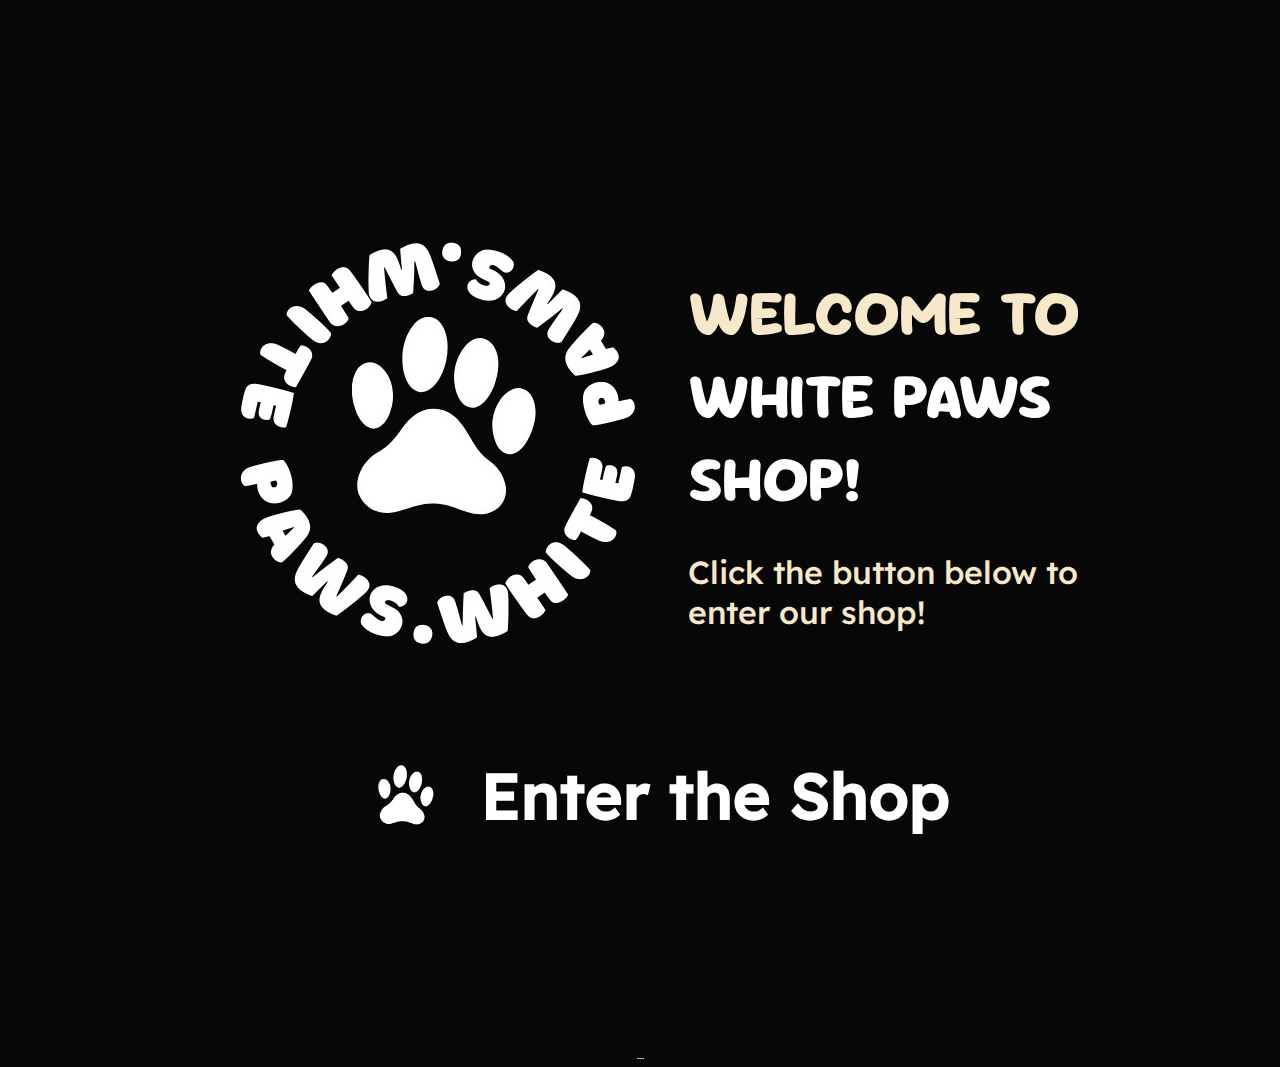
<file: index.html>
<!DOCTYPE html>
<html lang="en">
  <head>
    <meta charset="UTF-8" />
    <meta name="viewport" content="width=device-width, initial-scale=1.0" />
    <link
      rel="icon"
      type="image/png/x-icon"
      sizes="10px 10px"
      href="./images/white paws logo.png"
    />
    <link rel="stylesheet" href="Coverpage.css" />
    <title>White Paws Shop</title>
  </head>
  <body>
    <!--Cover Page-->
    <div class="cover-container">
      <div class="cover-welcome">
        <div class="logo-container">
          <img
            src="./images/white paws logo.png"
            alt="White Paws Logo"
            class="logo"
          />
        </div>

        <div class="welcome">
          <h1 id="welcome-remark">
            WELCOME TO <br /><span class="white-text">WHITE PAWS SHOP!</span>
          </h1>
          <p id="statement">Click the button below to enter our shop!</p>
        </div>
      </div>

      <div class="button">
        <a href="./ITC Finals.html" class="button-content">
          <img
            src="./images/white paws button.png"
            alt="White Paws Button"
            id="button-logo"
          />
          <h1 id="button-text">Enter the Shop</h1>
        </a>
      </div>
    </div>
    <div class="easter-egg">
      <img src="./images/sonny injel 1.png" />
      <img src="./images/sonny injel 2.png" />
      <img src="./images/sonny injel 3.png" />
      <img src="./images/sonny injel 4.png" />
      <img src="./images/sonny injel 5.png" />
      <img src="./images/vaclaz.jpg" />
      <img src="./images/don quixote.gif" />
    </div>
    <script>
      document
        .querySelector(".button-content")
        .addEventListener("click", (event) => {
          event.preventDefault();
          const coverContainer = document.querySelector(".cover-container");

          coverContainer.classList.add("fade-out");

          setTimeout(() => {
            window.location.href = event.target.closest("a").href;
          }, 1500);
        });
    </script>
  </body>
</html>
</file>
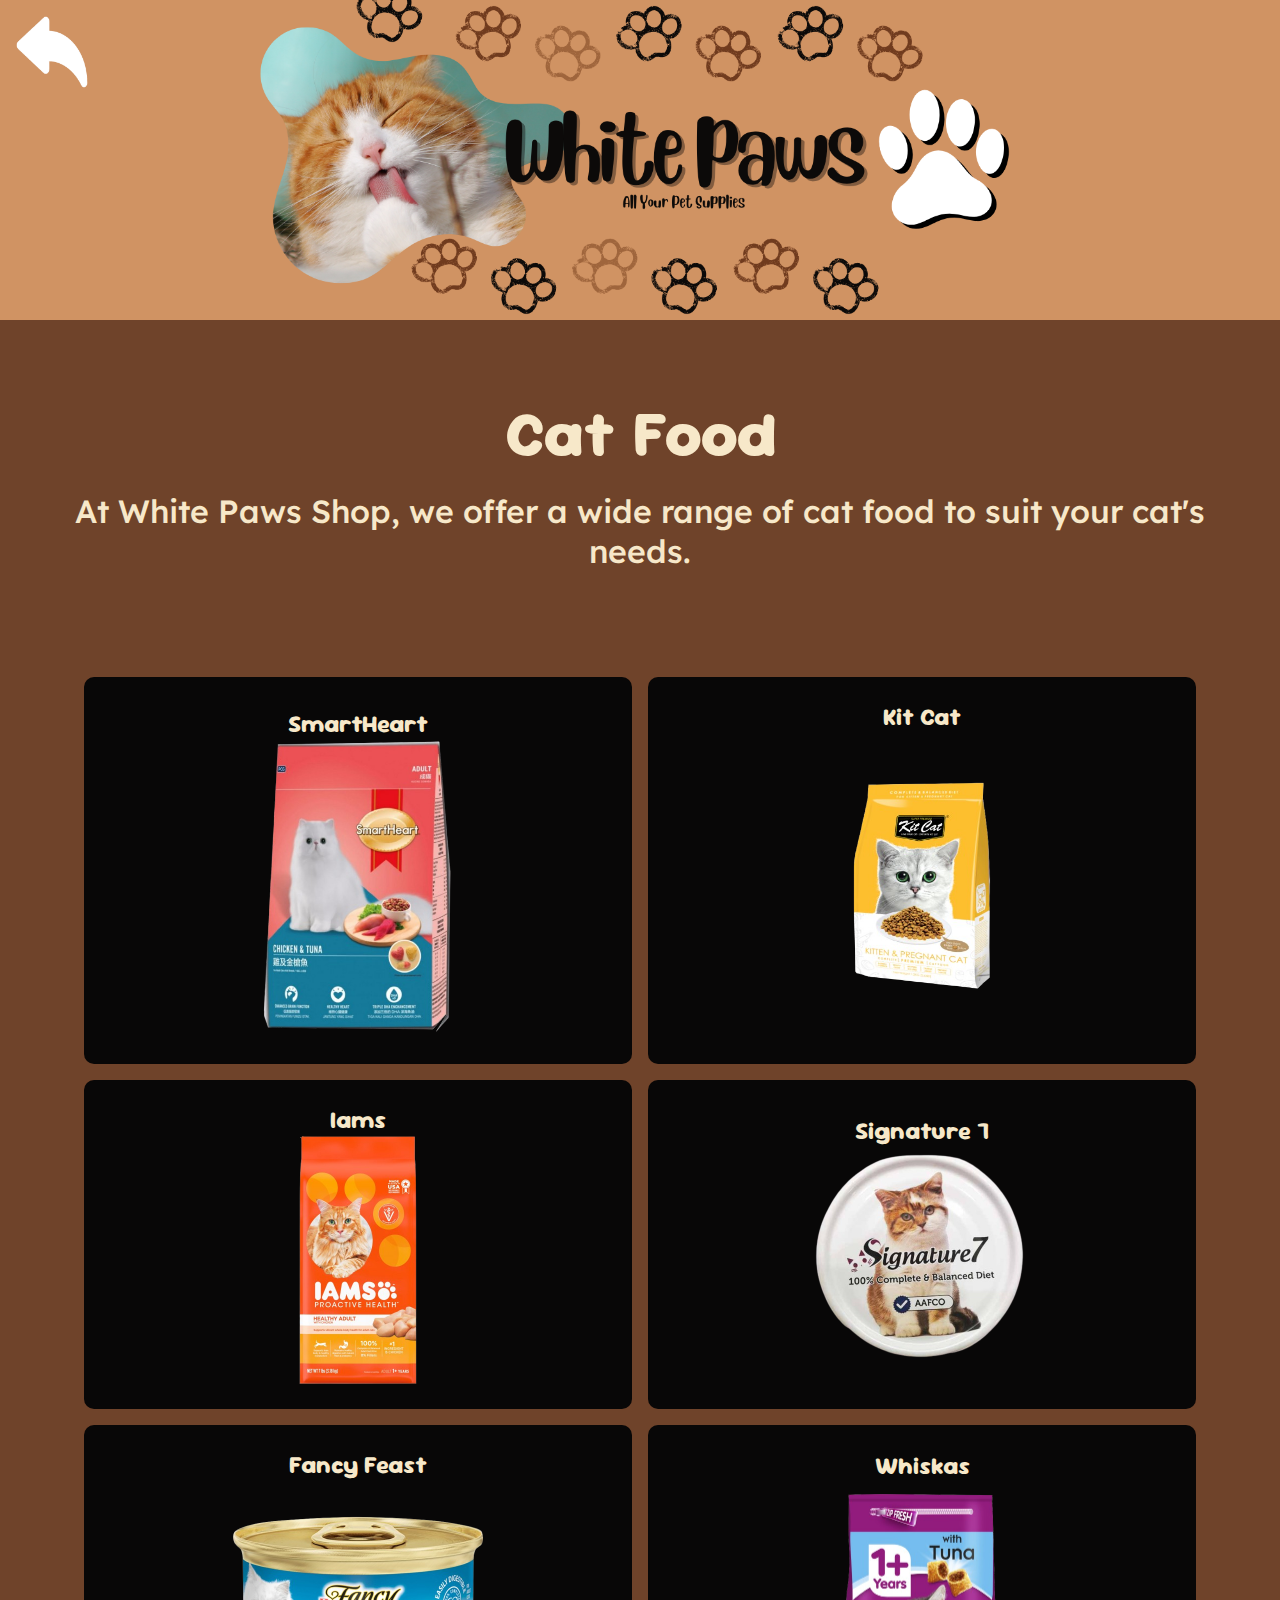
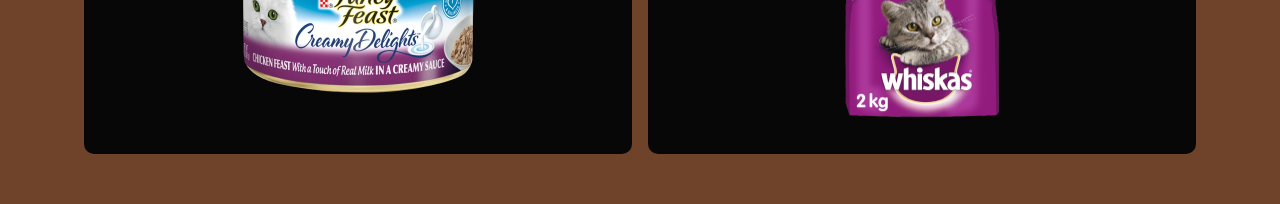
<file: cat treats.html>
<!DOCTYPE html>
<html lang="en">
  <head>
    <meta charset="UTF-8" />
    <meta name="viewport" content="width=device-width, initial-scale=1.0" />
    <link rel="stylesheet" href="cat treats.css" />
    <link
      rel="icon"
      type="image/png/x-icon"
      sizes="10px 10px"
      href="./images/white paws logo.png"
    />
    <title>White Paws Shop - Cat Food</title>
  </head>
  <body>
    <!--Home Section-->
    <div class="home" id="home">
      <div class="home-container">
        <a href="./ITC Finals.html">
          <img
            src="./images/return button.png"
            alt="return button"
            class="return"
          />
        </a>
        <div class="home-content">
          <div class="home-image">
            <img src="./images/white paws header.png" alt="home image" />
          </div>
        </div>
      </div>
    </div>

    <!--Website Content-->
    <div class="content">
      <h1>Cat Food</h1>
      <p>
        At White Paws Shop, we offer a wide range of cat food to suit your cat's
        needs.
      </p>
    </div>

    <!--Product-->
    <div class="products">
      <div class="product-container">
        <div class="product-grid">
          <div class="product-item">
            <img src="./images/cat treat 1.png" alt="SmartHeart" />
            <h2>SmartHeart</h2>
          </div>
          <div class="product-item">
            <img src="./images/cat treat 2.png" alt="Kit Cat" />
            <h2>Kit Cat</h2>
          </div>
          <div class="product-item">
            <img src="./images/cat treat 3.png" alt="Iams" />
            <h2>Iams</h2>
          </div>
          <div class="product-item">
            <img src="./images/cat treat 4.png" alt="Signature 7" />
            <h2>Signature 7</h2>
          </div>
          <div class="product-item">
            <img src="./images/cat treat 5.png" alt="Fancy Feast" />
            <h2>Fancy Feast</h2>
          </div>
          <div class="product-item">
            <img src="./images/cat treat 6.png" alt="Whiskas" />
            <h2>Whiskas</h2>
          </div>
        </div>
      </div>
    </div>
  </body>
</html>
</file>
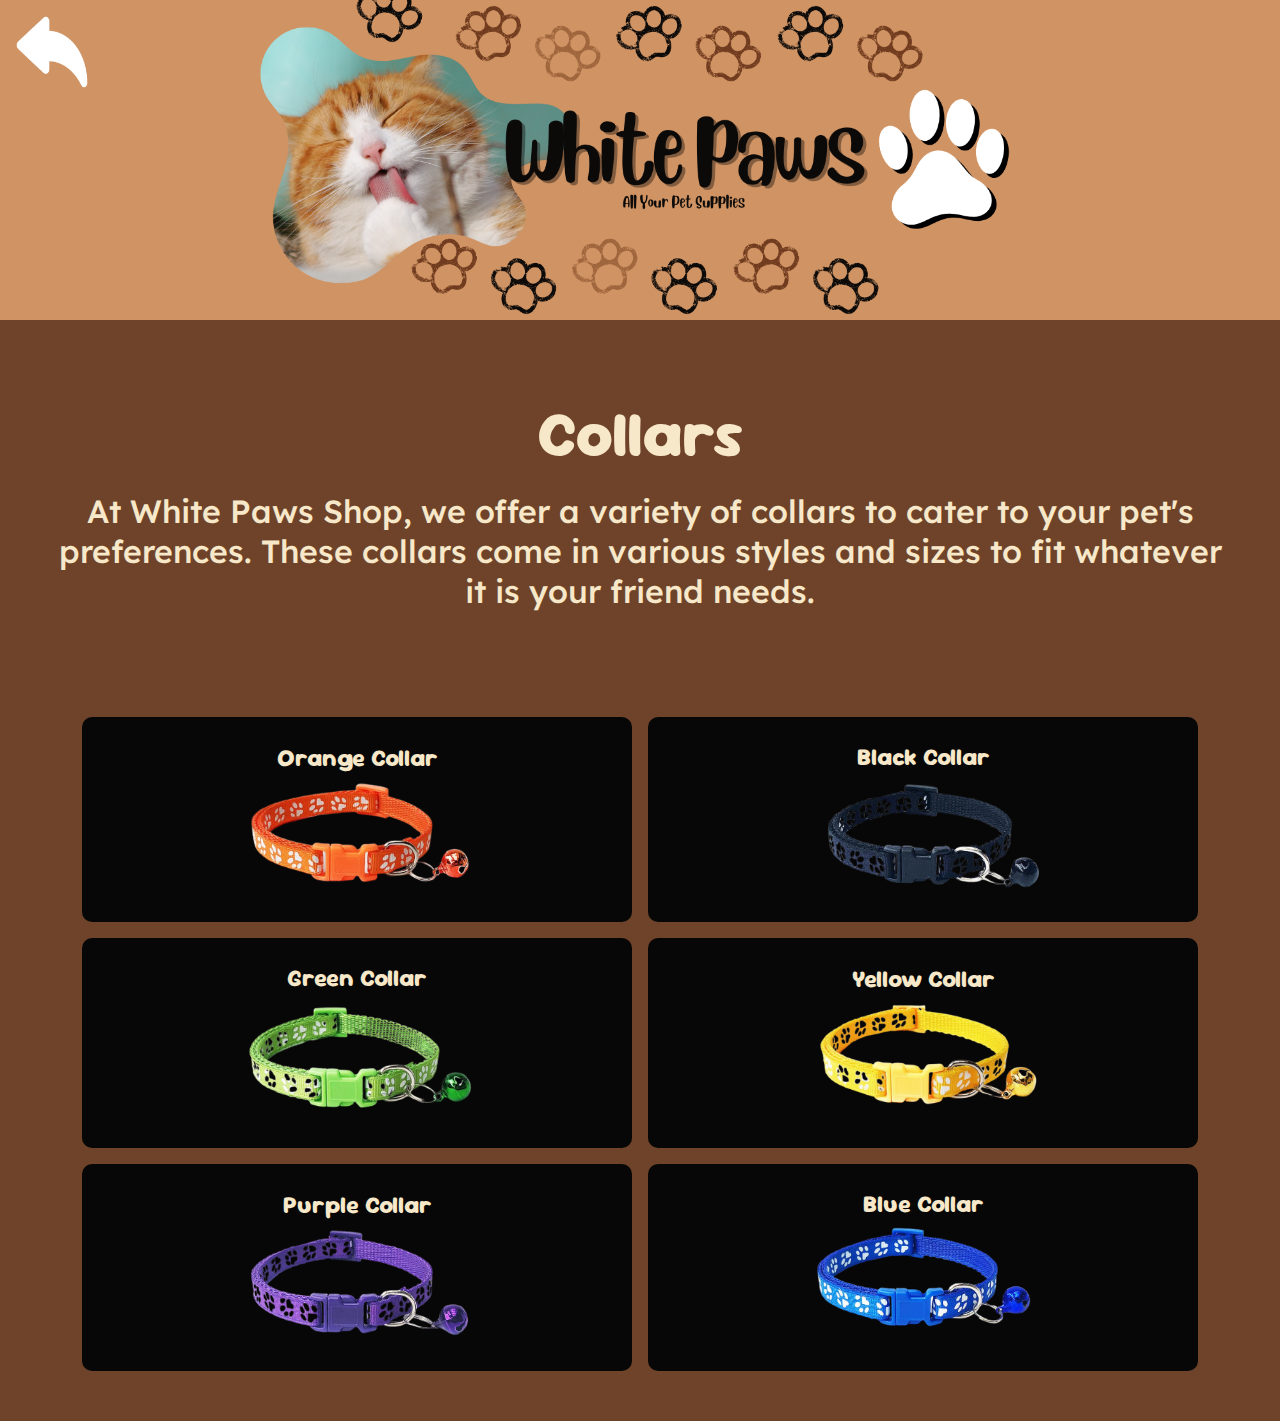
<file: collars.html>
<!DOCTYPE html>
<html lang="en">
  <head>
    <meta charset="UTF-8" />
    <meta name="viewport" content="width=device-width, initial-scale=1.0" />
    <link rel="stylesheet" href="cat treats.css" />
    <link
      rel="icon"
      type="image/png/x-icon"
      sizes="10px 10px"
      href="./images/white paws logo.png"
    />
    <title>White Paws Shop - Collars</title>
  </head>
  <body>
    <!--Home Section-->
    <div class="home" id="home">
      <div class="home-container">
        <a href="./ITC Finals.html">
          <img
            src="./images/return button.png"
            alt="return button"
            class="return"
          />
        </a>
        <div class="home-content">
          <div class="home-image">
            <img src="./images/white paws header.png" alt="home image" />
          </div>
        </div>
      </div>
    </div>

    <!--Website Content-->
    <div class="content">
      <h1>Collars</h1>
      <p>
        At White Paws Shop, we offer a variety of collars to cater to your pet's
        preferences. These collars come in various styles and sizes to fit
        whatever it is your friend needs.
      </p>
    </div>

    <!--Product-->
    <div class="products">
      <div class="product-container">
        <div class="product-grid">
          <div class="product-item">
            <img src="./images/collar 1.png" alt="Orange Collar" />
            <h2>Orange Collar</h2>
          </div>
          <div class="product-item">
            <img src="./images/collar 2.png" alt="Black Collar" />
            <h2>Black Collar</h2>
          </div>
          <div class="product-item">
            <img src="./images/collar 3.png" alt="Green Collar" />
            <h2>Green Collar</h2>
          </div>
          <div class="product-item">
            <img src="./images/collar 4.png" alt="Yellow Collar" />
            <h2>Yellow Collar</h2>
          </div>
          <div class="product-item">
            <img src="./images/collar 5.png" alt="Purple Collar" />
            <h2>Purple Collar</h2>
          </div>
          <div class="product-item">
            <img src="./images/collar 6.png" alt="Blue Collar" />
            <h2>Blue Collar</h2>
          </div>
        </div>
      </div>
    </div>
  </body>
</html>
</file>
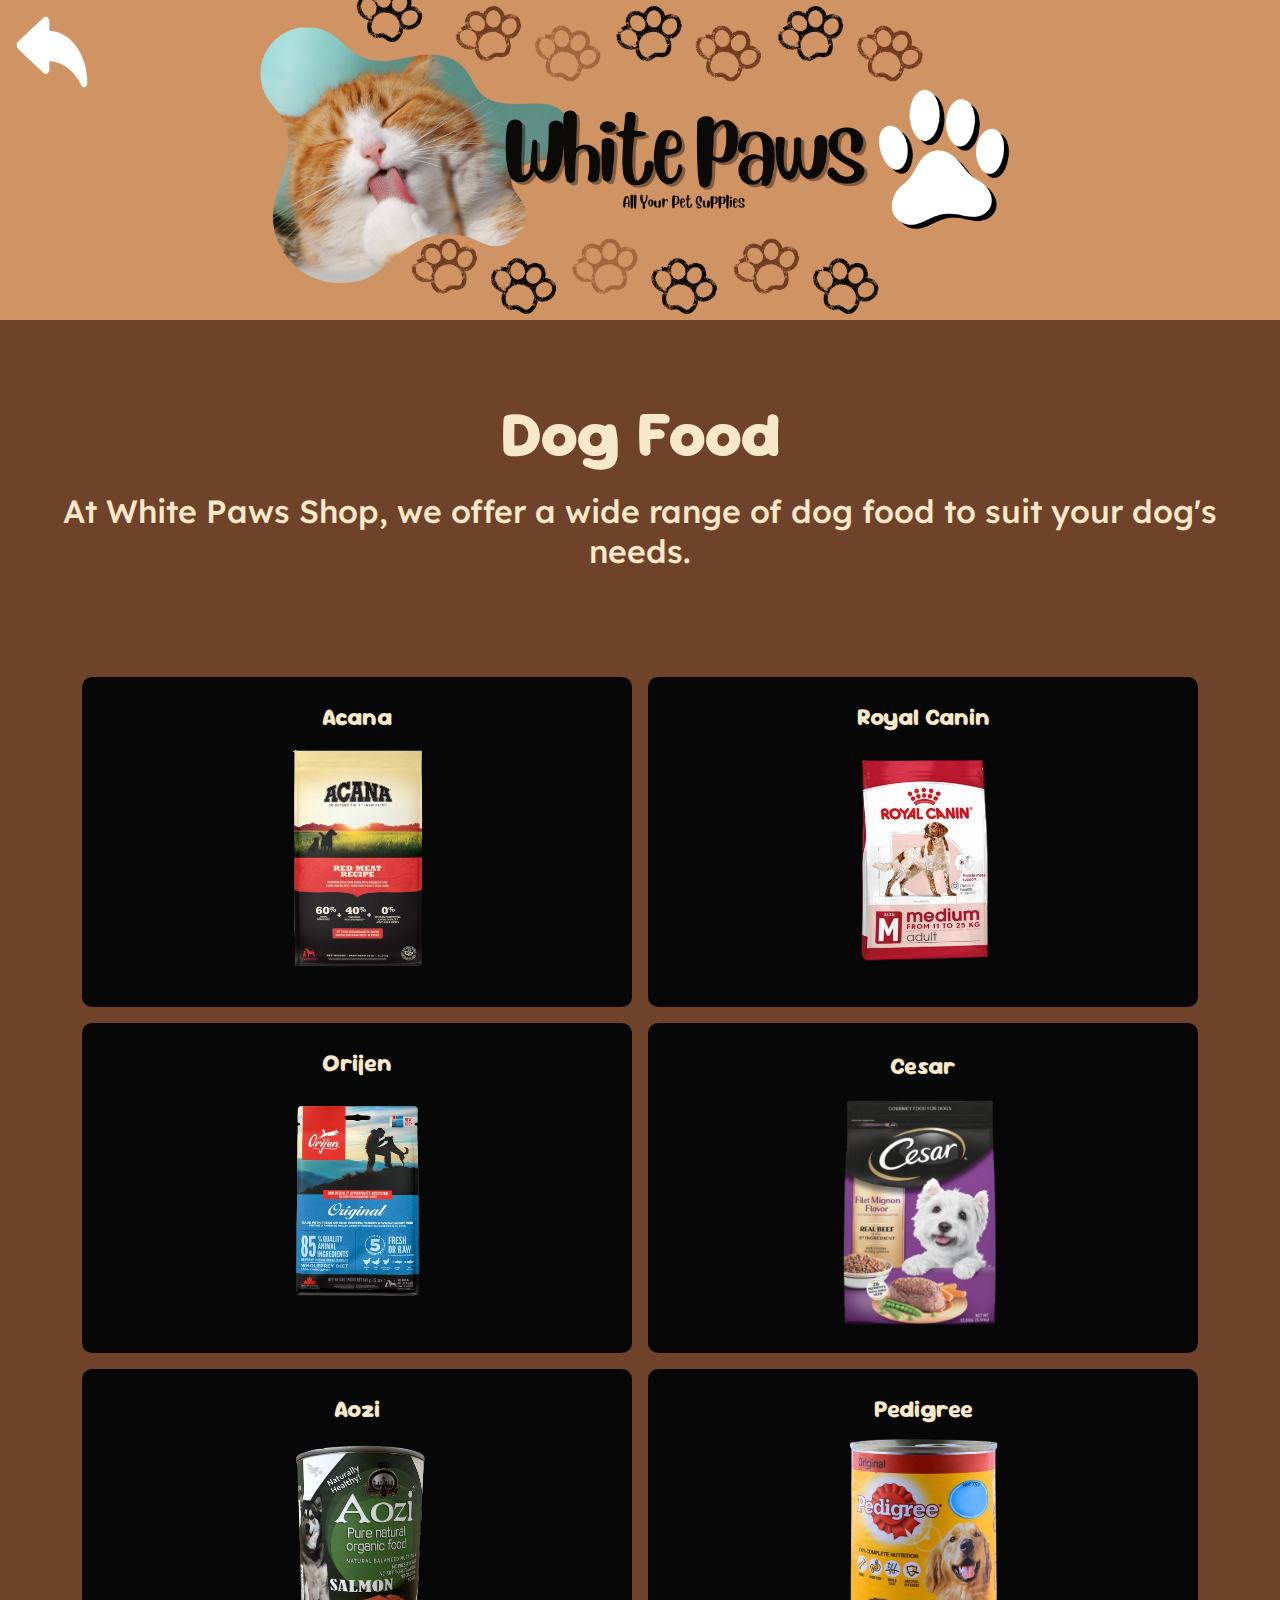
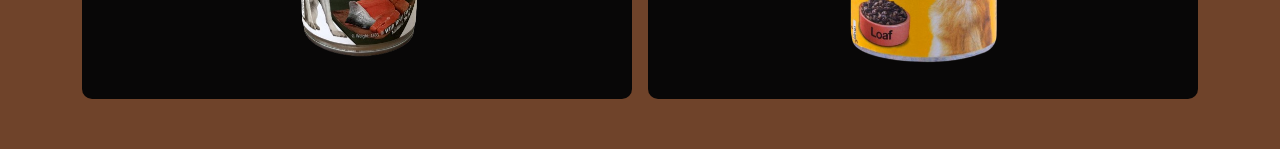
<file: dog treats.html>
<!DOCTYPE html>
<html lang="en">
  <head>
    <meta charset="UTF-8" />
    <meta name="viewport" content="width=device-width, initial-scale=1.0" />
    <link rel="stylesheet" href="dog treats.css" />
    <link
      rel="icon"
      type="image/png/x-icon"
      sizes="10px 10px"
      href="./images/white paws logo.png"
    />
    <title>White Paws Shop - Dog Food</title>
  </head>
  <body>
    <!--Home Section-->
    <div class="home" id="home">
      <div class="home-container">
        <a href="./ITC Finals.html">
          <img
            src="./images/return button.png"
            alt="return button"
            class="return"
          />
        </a>
        <div class="home-content">
          <div class="home-image">
            <img src="./images/white paws header.png" alt="home image" />
          </div>
        </div>
      </div>
    </div>

    <!--Website Content-->
    <div class="content">
      <h1>Dog Food</h1>
      <p>
        At White Paws Shop, we offer a wide range of dog food to suit your dog's
        needs.
      </p>
    </div>

    <!--Product-->
    <div class="products">
      <div class="product-container">
        <div class="product-grid">
          <div class="product-item">
            <img src="./images/dog treat 1.png" alt="Acana" />
            <h2>Acana</h2>
          </div>
          <div class="product-item">
            <img src="./images/dog treat 2.png" alt="Royal Canin" />
            <h2>Royal Canin</h2>
          </div>
          <div class="product-item">
            <img src="./images/dog treat 3.png" alt="Orijen" />
            <h2>Orijen</h2>
          </div>
          <div class="product-item">
            <img src="./images/dog treat 4.png" alt="Cesar" />
            <h2>Cesar</h2>
          </div>
          <div class="product-item">
            <img src="./images/dog treat 5.png" alt="Aozi" />
            <h2>Aozi</h2>
          </div>
          <div class="product-item">
            <img src="./images/dog treat 6.png" alt="Pedigree" />
            <h2>Pedigree</h2>
          </div>
        </div>
      </div>
    </div>
  </body>
</html>
</file>
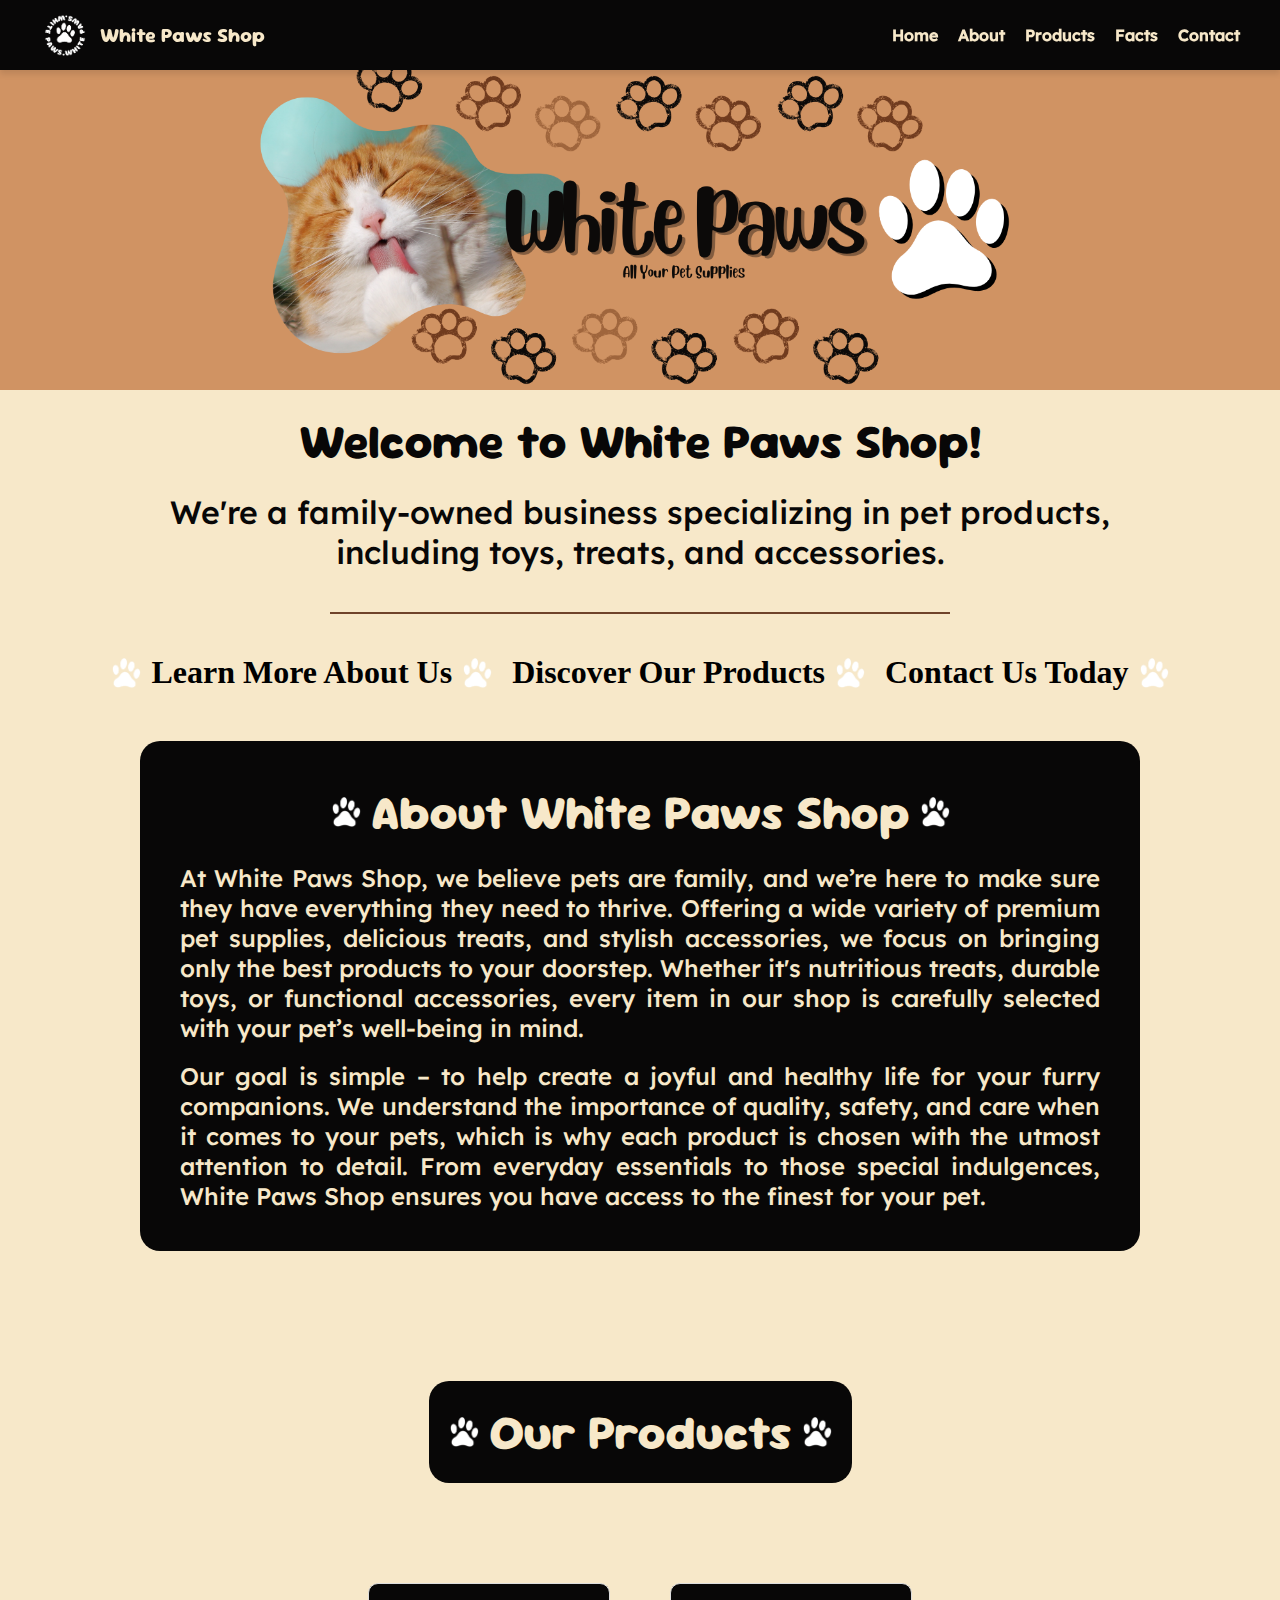
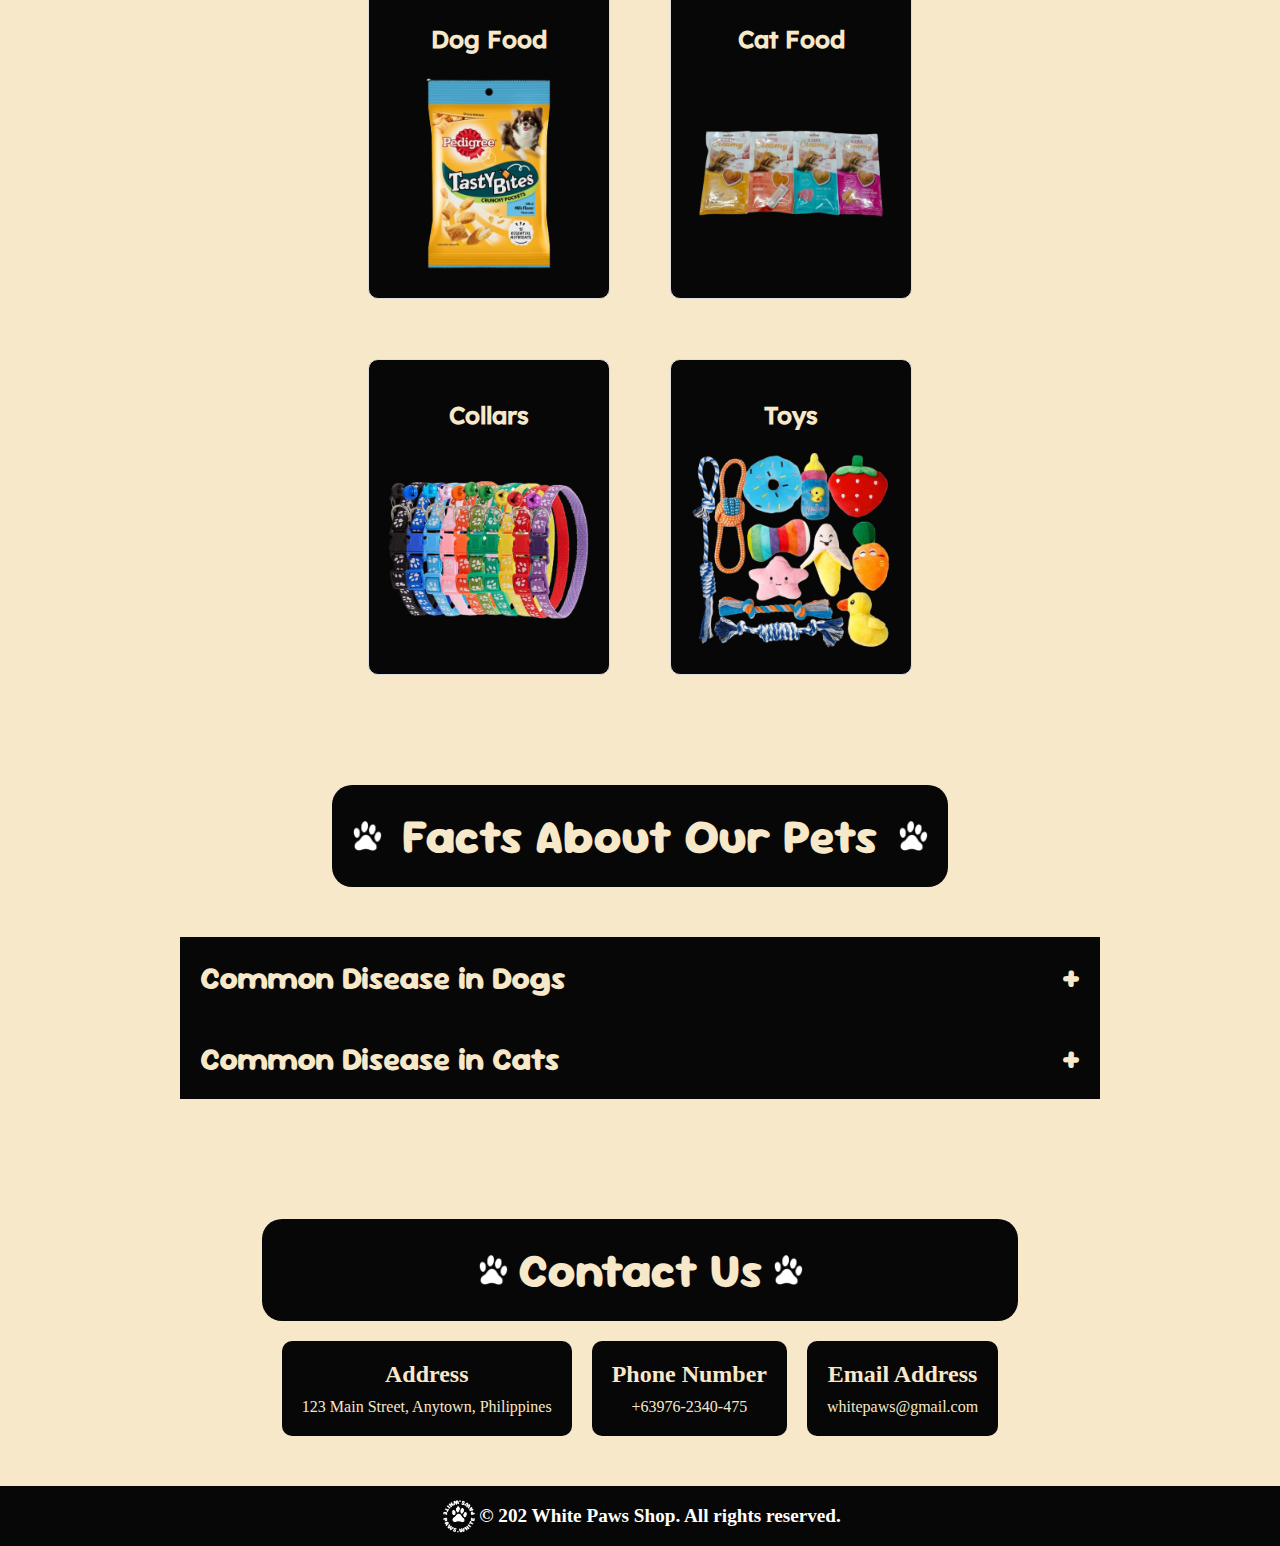
<file: ITC Finals.html>
<!DOCTYPE html>
<html lang="en">
  <head>
    <meta charset="UTF-8" />
    <meta name="viewport" content="width=device-width, initial-scale=1.0" />
    <link
      rel="icon"
      type="image/png/x-icon"
      sizes="10px 10px"
      href="./images/white paws logo.png"
    />
    <link rel="stylesheet" href="ITC Finals.css" />
    <title>White Paws Shop</title>
  </head>
  <body>
    <!--Navigation Bar Section-->
    <nav class="navbar">
      <div class="nav-container">
        <a href="./index.html">
          <div class="logo-container">
            <img
              src="./images/white paws logo.png"
              alt="logo of white paws shop"
              class="logo"
            />
            <h3>White Paws Shop</h3>
          </div>
        </a>
        <div class="nav-links-container">
          <ul class="nav-links">
            <li><a href="#home">Home</a></li>
            <li><a href="#about">About</a></li>
            <li><a href="#products">Products</a></li>
            <li><a href="#facts">Facts</a></li>
            <li><a href="#contact">Contact</a></li>
          </ul>
        </div>

        <!--Hamburger Menu-->
        <div class="hamburger-menu">
          <div class="bar"></div>
          <div class="bar"></div>
          <div class="bar"></div>
        </div>
      </div>
    </nav>

    <!-- Mobile Navigation Menu -->
    <div class="mobile-nav">
      <ul class="mobile-nav-links">
        <li><a href="#home">Home</a></li>
        <li><a href="#about">About</a></li>
        <li><a href="#products">Products</a></li>
        <li><a href="#facts">Facts</a></li>
        <li><a href="#contact">Contact</a></li>
      </ul>
    </div>

    <!--Home Section-->
    <div class="home" id="home">
      <div class="home-container">
        <div class="home-content">
          <div class="home-image">
            <img src="./images/white paws header.png" alt="home image" />
          </div>
          <div class="home-text">
            <h1>Welcome to White Paws Shop!</h1>
            <p>
              We're a family-owned business specializing in pet products,<br />
              including toys, treats, and accessories.
            </p>
            <hr />
          </div>
          <div class="redirector-buttons">
            <div class="about-button">
              <a href="#about">
                <img src="./images/white paws divider.png" alt="white paws" />
                <h1>Learn More About Us</h1>
                <img src="./images/white paws divider.png" alt="white paws" />
              </a>
            </div>
            <div class="products-button">
              <a href="#products">
                <img
                  src="./images/white paws divider.png"
                  alt="white paws"
                  id="hide-image"
                />
                <h1>Discover Our Products</h1>
                <img src="./images/white paws divider.png" alt="white paws" />
              </a>
            </div>
            <div class="contact-button">
              <a href="#contact">
                <img
                  src="./images/white paws divider.png"
                  alt="white paws"
                  id="hide-image"
                />
                <h1>Contact Us Today</h1>
                <img src="./images/white paws divider.png" alt="white paws" />
              </a>
            </div>
          </div>
        </div>
      </div>
    </div>

    <!--About Section-->
    <section class="about" id="about">
      <div class="about-container">
        <div class="about-title">
          <img src="./images/white paws divider.png" alt="white paws" />
          <h1>About White Paws Shop</h1>
          <img src="./images/white paws divider.png" alt="white paws" />
        </div>
        <div class="about-text">
          <p>
            At White Paws Shop, we believe pets are family, and we’re here to
            make sure they have everything they need to thrive. Offering a wide
            variety of premium pet supplies, delicious treats, and stylish
            accessories, we focus on bringing only the best products to your
            doorstep. Whether it's nutritious treats, durable toys, or
            functional accessories, every item in our shop is carefully selected
            with your pet’s well-being in mind.
          </p>
          <br />
          <p>
            Our goal is simple – to help create a joyful and healthy life for
            your furry companions. We understand the importance of quality,
            safety, and care when it comes to your pets, which is why each
            product is chosen with the utmost attention to detail. From everyday
            essentials to those special indulgences, White Paws Shop ensures you
            have access to the finest for your pet.
          </p>
        </div>
      </div>
    </section>

    <!--Products Section-->
    <section class="products" id="products">
      <div class="products-container">
        <div class="products-title">
          <img src="./images/white paws divider.png" alt="white paws" />
          <h1>Our Products</h1>
          <img src="./images/white paws divider.png" alt="white paws" />
        </div>
      </div>
    </section>

    <!--Products Slider-->
    <div class="slider-container">
      <div class="products-slider">
        <a
          href="./dog treats.html"
          title="Go To Dog Food Section"
          target="_blank"
        >
          <div class="block">
            <h2>Dog Food</h2>
            <img src="./images/product dog treats.png" alt="dog food" />
          </div>
        </a>
        <a
          href="./cat treats.html"
          title="Go to Cat Food Section"
          target="_blank"
        >
          <div class="block">
            <h2>Cat Food</h2>
            <img src="./images/products cat treats.png" alt="cat food" />
          </div>
        </a>
        <a href="./collars.html" title="Go to Collars Section" target="_blank">
          <div class="block">
            <h2>Collars</h2>
            <img src="./images/products collars.png" alt="collars" />
          </div>
        </a>
        <a href="./toy.html" title="Go to Toys Section" target="_blank">
          <div class="block">
            <h2>Toys</h2>
            <img src="./images/products toys.png" alt="toys" />
          </div>
        </a>
      </div>
    </div>

    <!--Collapsible Rows for Facts-->
    <section class="facts" id="facts">
      <div class="facts-container">
        <div class="facts-title">
          <img src="./images/white paws divider.png" alt="white paws" />
          <h1>Facts About Our Pets</h1>
          <img src="./images/white paws divider.png" alt="white paws" />
        </div>
        <button class="collapsible">Common Disease in Dogs</button>
        <div class="content">
          <p>
            - Rabies (transmitted by bites from infected animals)<br />-
            Distemper (transmitted by contact with secretions from an infected
            dog’s nose)<br />
            - Parvovirus (transmitted by exposure to contaminated feces)<br />-
            Hepatitis (Adenovirus) (virus found in feces and saliva)<br />-
            Parainfluenza (transmitted by nasal secretions)<br />- Bordetella
            (transmitted by nasal secretions)<br />- Lyme disease (transmitted
            by ticks)
          </p>
        </div>
        <button class="collapsible">Common Disease in Cats</button>
        <div class="content">
          <p>
            - Arthritis Conjunctivitis <br />- Feline Immunodeficiency Virus
            (FIV) <br />- Hyperthyroidism Feline lower urinary tract disease
            <br />- Arthritis <br />- Feline Leukemia Virus (FeLV) <br />-
            Feline Panleukopenia (FPLV) <br />- Rabies
          </p>
        </div>
      </div>
    </section>
    <script>
      var coll = document.getElementsByClassName("collapsible");
      var i;

      for (i = 0; i < coll.length; i++) {
        coll[i].addEventListener("click", function () {
          this.classList.toggle("active");
          var content = this.nextElementSibling;
          if (content.style.maxHeight) {
            content.style.maxHeight = null;
          } else {
            content.style.maxHeight = content.scrollHeight + "px";
          }
        });
      }
    </script>

    <!--Contact Section-->
    <section class="contact" id="contact">
      <div class="contact-container">
        <div class="contact-title">
          <img src="./images/white paws divider.png" alt="white paws" />
          <h1>Contact Us</h1>
          <img src="./images/white paws divider.png" alt="white paws" />
        </div>
        <div class="contact-details">
          <div class="contact-info">
            <h2>Address</h2>
            <p>123 Main Street, Anytown, Philippines</p>
          </div>
          <div class="contact-info">
            <h2>Phone Number</h2>
            <p>+63976-2340-475</p>
          </div>
          <div class="contact-info">
            <h2>Email Address</h2>
            <p>whitepaws@gmail.com</p>
          </div>
        </div>
      </div>
    </section>

    <!--footer section-->
    <footer class="footer">
      <img src="./images/white paws logo.png" alt="white paws logo" />
      <h4>&copy; 202 White Paws Shop. All rights reserved.</h4>
    </footer>
  </body>
</html>

<!--Hamburger Menu Script-->
<script>
  const hamburgerMenu = document.querySelector(".hamburger-menu");
  const mobileNav = document.querySelector(".mobile-nav");

  hamburgerMenu.addEventListener("click", () => {
    mobileNav.classList.toggle("open");
  });

  mobileNav.addEventListener("click", () => {
    mobileNav.classList.remove("open");
  });
</script>
</file>
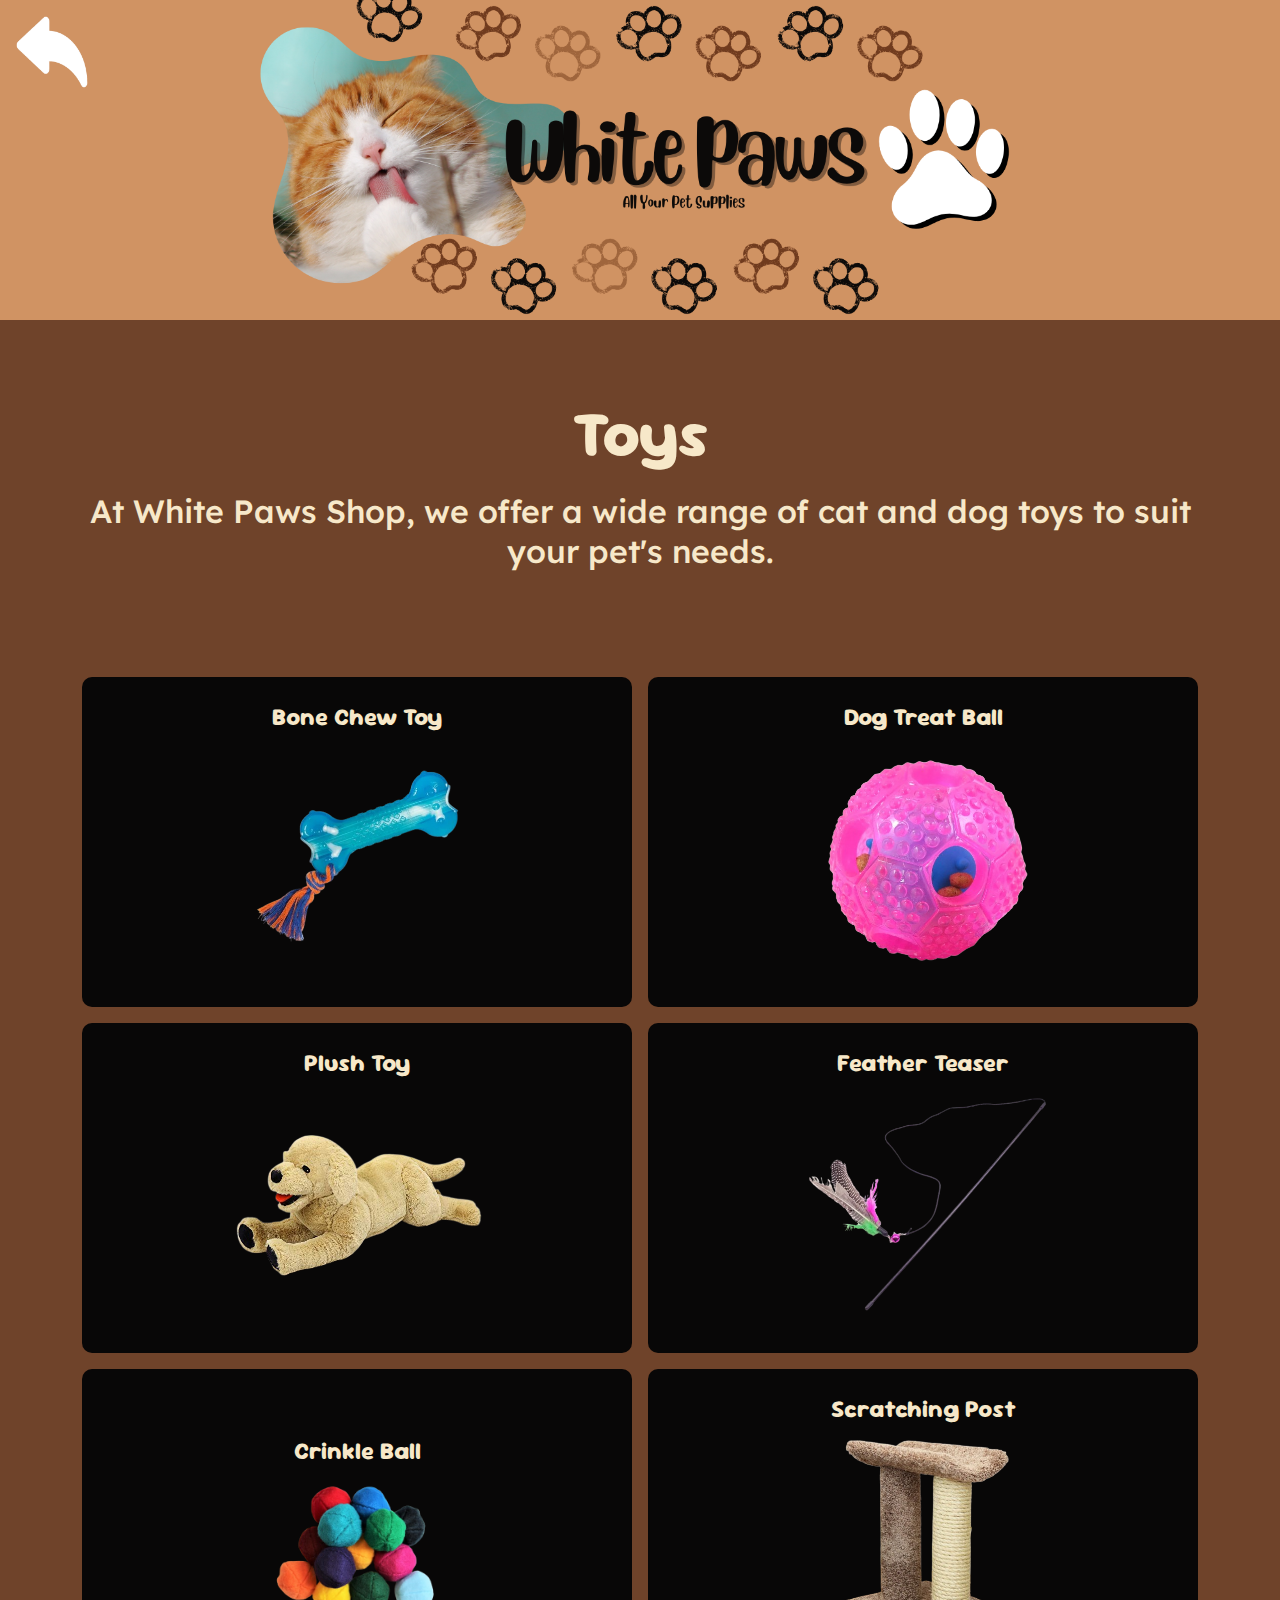
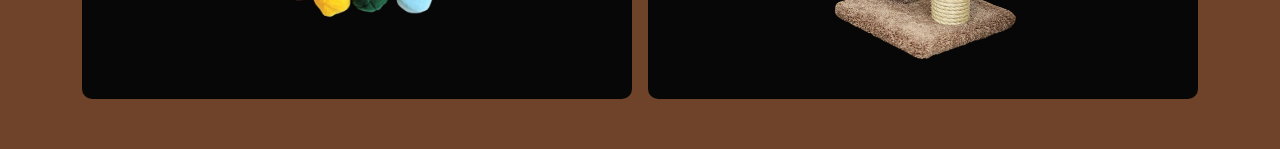
<file: toy.html>
<!DOCTYPE html>
<html lang="en">
  <head>
    <meta charset="UTF-8" />
    <meta name="viewport" content="width=device-width, initial-scale=1.0" />
    <link rel="stylesheet" href="cat treats.css" />
    <link
      rel="icon"
      type="image/png/x-icon"
      sizes="10px 10px"
      href="./images/white paws logo.png"
    />
    <title>White Paws Shop - Toys</title>
  </head>
  <body>
    <!--Home Section-->
    <div class="home" id="home">
      <div class="home-container">
        <a href="./ITC Finals.html">
          <img
            src="./images/return button.png"
            alt="return button"
            class="return"
          />
        </a>
        <div class="home-content">
          <div class="home-image">
            <img src="./images/white paws header.png" alt="home image" />
          </div>
        </div>
      </div>
    </div>

    <!--Website Content-->
    <div class="content">
      <h1>Toys</h1>
      <p>
        At White Paws Shop, we offer a wide range of cat and dog toys to suit
        your pet's needs.
      </p>
    </div>

    <!--Product-->
    <div class="products">
      <div class="product-container">
        <div class="product-grid">
          <div class="product-item">
            <img src="./images/toy 1.png" alt="Bone Chew Toy" />
            <h2>Bone Chew Toy</h2>
          </div>
          <div class="product-item">
            <img src="./images/toy 2.png" alt="Dog Treat Ball" />
            <h2>Dog Treat Ball</h2>
          </div>
          <div class="product-item">
            <img src="./images/toy 3.png" alt="Plush Toy" />
            <h2>Plush Toy</h2>
          </div>
          <div class="product-item">
            <img src="./images/toy 4.png" alt="Feather Teaser" />
            <h2>Feather Teaser</h2>
          </div>
          <div class="product-item">
            <img src="./images/toy 5.png" alt="Crinkle Ball" />
            <h2>Crinkle Ball</h2>
          </div>
          <div class="product-item">
            <img src="./images/toy 6.png" alt="Scratching Post" />
            <h2>Scratching Post</h2>
          </div>
        </div>
      </div>
    </div>
  </body>
</html>
</file>
<file: Coverpage.css>
:root {
  --background: rgb(8, 7, 7);
  --text-dark: rgb(8, 7, 7);
  --text-light: rgb(247, 232, 201);
  --accent-color: #ffffff;
}

/*span*/

.white-text {
  color: #fff;
}

.white-text:hover {
  color: var(--text-light);
}

/*header fonts*/
@font-face {
  font-family: bubbly;
  src: url(fonts/SourGummy-ExtraBold.ttf);
}

/*text fonts*/
@font-face {
  font-family: lexend;
  src: url(fonts/Lexend-Medium.ttf);
}

body {
  background-color: var(--background);
}

/*cover page*/
.cover-container {
  display: inline-block;
  background-color: var(--background);
  color: var(--text-light);
  padding: 20vh;
  align-items: center;
  align-content: center;
  margin: auto;
}

.cover-welcome {
  display: flex;
  align-items: center;
  justify-content: center;
}

.welcome h1 {
  font-size: 4rem;
  margin-bottom: 20px;
  font-family: bubbly;
}

.welcome p {
  font-size: 2rem;
  margin-bottom: 20px;
  font-family: lexend;
}

.button {
  display: flex;
  justify-content: center;
  margin-top: 20px;
}

.button-content {
  display: flex;
  align-items: center;
  text-decoration: none;
}

#button-logo {
  width: 150px;
  height: 150px;
}

#button-text {
  font-size: 4rem;
  text-decoration: none;
  color: var(--accent-color);
  font-family: lexend;
}

.button-content #button-text:hover {
  color: var(--text-light);
}

.button-content:hover {
  transform: scale(1.1);
  transition: transform 0.3s ease;
  cursor: pointer;
  fill: var(--accent-color);
}

@keyframes fadeIn {
  from {
    opacity: 0;
  }
  to {
    opacity: 1;
  }
}

@keyframes fadeOut {
  from {
    opacity: 1;
  }
  to {
    opacity: 0;
  }
}

.cover-container {
  animation: fadeIn 1.5s ease forwards;
}

.cover-container.fade-out {
  animation: fadeOut 1.5s ease forwards;
}

@media screen and (max-width: 768px) {
  .cover-container {
    margin-top: 1%;
    padding: 20px;
    align-items: center;
    justify-content: center;
    text-align: center;
  }

  .cover-welcome {
    flex-direction: column;
    align-items: center;
    justify-content: center;
    text-align: center;
  }

  .logo {
    height: 8rem;
    width: 8rem;
  }

  .welcome h1 {
    font-size: 3rem;
    padding: 0.5rem;
  }

  .welcome p {
    font-size: 1.5rem;
  }

  .button {
    margin-top: 10px;
  }

  #button-logo {
    width: 5rem;
    height: 5rem;
  }

  #button-text {
    font-size: 1.5rem;
  }
}

.easter-egg {
  display: flex;
  align-items: center;
  justify-content: center;
}

.easter-egg img {
  width: 1px;
  height: 1px;
}
</file>
<file: cat treats.css>
:root {
  --background: rgb(8, 7, 7);
  --background2: rgb(247, 232, 201);
  --text-dark: rgb(8, 7, 7);
  --text-light: rgb(247, 232, 201);
  --accent-color: #6f432a;
}

/*header fonts*/
@font-face {
  font-family: bubbly;
  src: url(fonts/SourGummy-ExtraBold.ttf);
}

/*text fonts*/
@font-face {
  font-family: lexend;
  src: url(fonts/Lexend-Medium.ttf);
}

body {
  background-color: var(--accent-color);
  animation: fadeIn 1.5s ease forwards;
}

body,
html {
  width: 100%;
  height: 100%;
  scroll-behavior: smooth;
}

* {
  margin: 0;
  padding: 0;
  box-sizing: border-box;
}

/*home*/
.home a {
  text-decoration: none;
}

.home a img {
  width: 4.5rem;
  height: 4.5rem;
  position: fixed;
  top: 1rem;
  left: 1rem;
  transition: transform 0.3s ease;
  cursor: pointer;
}

.home-image img {
  width: 100%;
  height: auto;
  margin: 0;
  display: block;
  object-fit: cover;
}

/*Content*/

.content {
  display: flex;
  flex-direction: column;
  justify-content: center;
  align-items: center;
  height: fit-content;
  padding: 3.5rem;
}

.content h1 {
  font-family: bubbly;
  font-size: 4rem;
  color: var(--text-light);
  text-align: center;
  padding: 1rem;
}

.content p {
  font-family: lexend;
  font-size: 2rem;
  color: var(--text-light);
  text-align: center;
}

/*Product*/

.products {
  display: flex;
  justify-content: center;
  align-items: center;
  padding: 50px;
}

.product-container {
  max-width: 2000px;
  padding: 0rem 1rem;
  text-align: center;
}

.product-grid {
  display: grid;
  grid-template-columns: repeat(2, minmax(200px, 1fr));
  gap: 1rem;
  padding: 0rem 1rem;
  text-align: center;
}

.product-item {
  background-color: var(--background);
  color: var(--text-light);
  max-width: 2000px;
  padding: 0rem 1rem;
  text-align: center;
  border-radius: 10px;
  display: flex;
  justify-content: center;
  align-items: center;
  flex-direction: column-reverse;
  padding: 1.5rem;
}

.product-item img {
  width: 50%;
  height: auto;
  margin: 0;
  display: block;
  object-fit: cover;
}

.product-item h2 {
  position: flex;
  justify-content: center;
  align-items: center;
  color: var(--text-light);
  font-size: 1.5rem;
  font-family: bubbly;
}

@media screen and (max-width: 768px) {
  .product-grid {
    grid-template-columns: repeat(1, minmax(130px, 1fr));
    gap: 1rem;
  }

  .product-item {
    padding: 1rem;
  }

  .product-item img {
    height: auto;
    width: 50%px;
  }

  .product-item h2 {
    font-size: 1.2rem;
  }

  .home a img {
    width: 50px;
    height: 50px;
    position: fixed;
    top: 1rem;
    left: 1rem;
    transition: transform 0.3s ease;
    cursor: pointer;
  }
}
</file>
<file: dog treats.css>
:root {
  --background: rgb(8, 7, 7);
  --background2: rgb(247, 232, 201);
  --text-dark: rgb(8, 7, 7);
  --text-light: rgb(247, 232, 201);
  --accent-color: #6f432a;
}

/*header fonts*/
@font-face {
  font-family: bubbly;
  src: url(fonts/SourGummy-ExtraBold.ttf);
}

/*text fonts*/
@font-face {
  font-family: lexend;
  src: url(fonts/Lexend-Medium.ttf);
}

body {
  background-color: var(--accent-color);
  animation: fadeIn 1.5s ease forwards;
}

body,
html {
  width: 100%;
  height: 100%;
  scroll-behavior: smooth;
}

* {
  margin: 0;
  padding: 0;
  box-sizing: border-box;
}

/*home*/
.home a {
  text-decoration: none;
}

.home a img {
  width: 4.5rem;
  height: 4.5rem;
  position: fixed;
  top: 1rem;
  left: 1rem;
  transition: transform 0.3s ease;
  cursor: pointer;
}

.home-image img {
  width: 100%;
  height: auto;
  margin: 0;
  display: block;
  object-fit: cover;
}

/*Content*/

.content {
  display: flex;
  flex-direction: column;
  justify-content: center;
  align-items: center;
  height: fit-content;
  padding: 3.5rem;
}

.content h1 {
  font-family: bubbly;
  font-size: 4rem;
  color: var(--text-light);
  text-align: center;
  padding: 1rem;
}

.content p {
  font-family: lexend;
  font-size: 2rem;
  color: var(--text-light);
  text-align: center;
}

/*Product*/

.products {
  display: flex;
  justify-content: center;
  align-items: center;
  padding: 50px;
}

.product-container {
  max-width: 2000px;
  padding: 0rem 1rem;
  text-align: center;
}

.product-grid {
  display: grid;
  grid-template-columns: repeat(2, minmax(200px, 1fr));
  gap: 1rem;
  padding: 0rem 1rem;
  text-align: center;
}

.product-item {
  background-color: var(--background);
  color: var(--text-light);
  max-width: 2000px;
  padding: 0rem 1rem;
  text-align: center;
  border-radius: 10px;
  display: flex;
  justify-content: center;
  align-items: center;
  flex-direction: column-reverse;
  padding: 1.5rem;
}

.product-item img {
  width: 50%;
  height: auto;
  margin: 0;
  display: block;
  object-fit: cover;
}

.product-item h2 {
  position: flex;
  justify-content: center;
  align-items: center;
  color: var(--text-light);
  font-size: 1.5rem;
  font-family: bubbly;
}

@media screen and (max-width: 768px) {
  .product-grid {
    grid-template-columns: repeat(1, minmax(130px, 1fr));
    gap: 1rem;
  }

  .product-item {
    padding: 1rem;
  }

  .product-item img {
    height: auto;
    width: 50%px;
  }

  .product-item h2 {
    font-size: 1.2rem;
  }

  .home a img {
    width: 50px;
    height: 50px;
    position: fixed;
    top: 1rem;
    left: 1rem;
    transition: transform 0.3s ease;
    cursor: pointer;
  }
}
</file>
<file: ITC Finals.css>
:root {
  --background: rgb(8, 7, 7);
  --background2: rgb(247, 232, 201);
  --text-dark: rgb(8, 7, 7);
  --text-light: rgb(247, 232, 201);
  --accent-color: #6f432a;
}

/*header fonts*/
@font-face {
  font-family: bubbly;
  src: url(fonts/SourGummy-ExtraBold.ttf);
}

/*text fonts*/
@font-face {
  font-family: lexend;
  src: url(fonts/Lexend-Medium.ttf);
}

@keyframes fadeIn {
  from {
    opacity: 0;
  }
  to {
    opacity: 1;
  }
}

body {
  background-color: var(--background2);
  animation: fadeIn 1.5s ease forwards;
}

body,
html {
  width: 100%;
  height: 100%;
  scroll-behavior: smooth;
}

* {
  margin: 0;
  padding: 0;
  box-sizing: border-box;
}

/*navbar section*/
.navbar {
  top: 0 !important;
  z-index: 1000;
  width: 100%;
  position: fixed;
  background: var(--background);
  padding: 10px 20px;
  transition: background-color 0.3s ease;
  display: flex;
  justify-content: center;
  align-items: center;
  box-shadow: 0 4px 6px rgba(0, 0, 0, 0.1);
}

.nav-container a {
  text-decoration: none;
}

.nav-container {
  display: flex;
  width: 100%;
  max-width: 2000px;
  justify-content: space-between;
  align-items: center;
  padding: 0 20px;
  text-decoration: none;
}

.logo-container {
  display: flex;
  align-items: center;
  gap: 10px;
}

.logo-container img {
  width: 50px;
  height: 50px;
}

.logo-container h3 {
  color: var(--text-light);
  font-family: bubbly;
  font-size: 20px;
}

.nav-links {
  display: flex;
  list-style: none;
  gap: 20px;
}

.nav-links a {
  text-decoration: none;
  color: var(--text-light);
  font-family: lexend;
  font-weight: bold;
  transition: color 0.3s ease, transform 0.3s ease;
}

.nav-links a:hover {
  color: var(--accent-color);
  transform: scale(1.1);
}

/*hamburger menu*/
.hamburger-menu {
  display: none;
}

.hamburger-menu .bar {
  width: 100%;
  height: 4px;
  background-color: var(--text-light);
  border-radius: 2px;
}

/* Mobile Navigation Menu */
.mobile-nav {
  display: none;
}

.mobile-nav-links {
  list-style: none;
  width: 100%;
  text-align: center;
}

.mobile-nav-links li {
  margin: 1rem 0;
}

.mobile-nav-links a {
  color: var(--text-color);
  text-decoration: none;
  font-size: 1.5rem;
  font-weight: bold;
  transition: color 0.3s ease;
}

.mobile-nav.open {
  display: none;
}

@media screen and (max-width: 768px) {
  .nav-links-container {
    display: none;
  }

  .mobile-nav-links li {
    text-align: end;
    margin-right: 30px;
  }

  .hamburger-menu {
    display: flex;
    flex-direction: column;
    justify-content: space-around;
    width: 30px;
    height: 30px;
    cursor: pointer;
    z-index: 1001;
  }

  .mobile-nav {
    flex-direction: column;
    align-items: center;
    background-color: #121212;
    opacity: 0.85;
    width: 100%;
    height: 100%;
    position: fixed;
    left: 0;
    right: 0;
    z-index: 1000;
    padding-top: 50px;
  }

  .mobile-nav a {
    color: var(--text-light);
    text-decoration: none;
    font-size: 1.5rem;
    font-weight: bold;
  }

  .mobile-nav.open {
    display: flex;
  }
}

/*home section*/
.home {
  width: 100%;
  position: relative;
  background-color: var(--background2);
  display: flex;
  justify-content: center;
  align-items: center;
}

.home-image img {
  width: 100%;
  height: auto;
  margin: 0;
  display: block;
  object-fit: cover;
  margin-top: 70px;
}

.home-text {
  display: flex;
  flex-direction: column;
  align-items: center;
  padding: 20px;
  justify-content: center;
}

.home-text hr {
  width: 50%;
  height: 2px;
  background-color: var(--accent-color);
  margin: 20px 0;
  border: none;
}

.home-text h1 {
  font-size: 3rem;
  color: var(--text-dark);
  font-family: bubbly;
}

.home-text p {
  font-size: 2rem;
  color: var(--text-dark);
  font-family: lexend;
  margin-top: 20px;
  text-align: center;
  margin-bottom: 20px;
}

.home-text a {
  color: var(--text-dark);
  font-size: 1.5rem;
  font-family: lexend;
}

@media screen and (max-width: 768px) {
  .home-text {
    padding: 10px;
    text-align: center;
    margin-bottom: 10px;
    align-items: center;
    justify-content: center;
    display: flex;
  }

  .home-text br {
    display: none;
  }

  .home-text h1 {
    font-size: 2rem;
  }

  .home-text p {
    font-size: 1.5rem;
  }

  .home-text a {
    font-size: 1.2rem;
  }

  .home-text a:hover {
    color: var(--accent-color);
    transform: scale(1.1);
    text-decoration: underline;
  }

  .home-image img {
    width: 100%;
    height: auto;
    margin-top: 70px;
    object-fit: cover;
  }
}

@media screen and (max-width: 500px) {
  .home-text {
    padding: 5px;
    text-align: center;
    margin-bottom: 5px;
    align-items: center;
    justify-content: center;
    display: flex;
  }
  .home-text br {
    display: none;
  }
  .home-text h1 {
    font-size: 1.5rem;
  }
  .home-text p {
    font-size: 1.2rem;
  }
  .home-text a {
    font-size: 1rem;
  }
}

.redirector-buttons {
  display: flex;
  justify-content: center;
  align-items: center;
  gap: 20px;
}

.redirector-buttons img {
  width: 30px;
  height: 30px;
}

.redirector-buttons .about-button,
.redirector-buttons .products-button,
.redirector-buttons .contact-button {
  display: flex;
  align-items: center;
  gap: 10px;
}

.redirector-buttons a {
  display: flex;
  align-items: center;
  text-decoration: none;
  color: inherit;
  gap: 10px;
}

.redirector-buttons a:hover {
  color: var(--accent-color);
  transform: scale(1.1);
  text-decoration: underline;
}

#hide-image {
  display: none;
}

@media screen and (max-width: 768px) {
  .redirector-buttons {
    flex-direction: column;
    align-items: center;
    gap: 10px;
  }
  .redirector-buttons img {
    width: 20px;
    height: 20px;
  }

  #hide-image {
    display: flex;
  }
}

@media screen and (max-width: 500px) {
  .redirector-buttons {
    flex-direction: column;
    align-items: center;
    gap: 5px;
    text-decoration: underline;
  }
  .redirector-buttons img {
    display: none;
  }
  #hide-image {
    display: none;
  }
}

/*about section*/

.about {
  width: 100%;
  padding: 50px 0;
  background-color: var(--background2);
  display: flex;
  justify-content: center;
  align-items: center;
}

.about-container {
  width: 80%;
  max-width: 1000px;
  display: flex;
  flex-direction: column;
  justify-content: center;
  align-items: center;
  background: var(--background);
  border-radius: 20px;
  padding: 40px;
  gap: 20px;
}

.about-container h1 {
  font-size: 3rem;
  color: var(--text-light);
  font-family: bubbly;
  text-align: center;
}

.about-container p {
  font-size: 1.5rem;
  color: var(--text-light);
  font-family: lexend;
  text-align: justify;
}

.about-title {
  display: flex;
  align-items: center;
  gap: 10px;
}

.about-container img {
  width: 30px;
  height: 30px;
  display: flex;
  align-items: center;
  justify-content: center;
}

@media screen and (max-width: 768px) {
  .about-container {
    width: 100%;
    max-width: 100%;
    padding: 20px;
    gap: 10px;
    border-radius: 0%;
  }
  .about-container img {
    width: 20px;
    height: 20px;
  }
  .about-container h1 {
    font-size: 2rem;
  }
  .about-container p {
    font-size: 1.2rem;
  }
  .about-title {
    gap: 5px;
  }
  .about-title img {
    width: 25px;
    height: 25px;
  }
}

/*products section*/
.products {
  width: 100%;
  padding: 40px 0;
  display: flex;
  justify-content: center;
  align-items: center;
}

.products-container {
  width: 80%;
  max-width: 2000px;
  display: flex;
  flex-direction: column;
  justify-content: center;
  align-items: center;
  padding: 40px;
  gap: 20px;
}

.products-title {
  display: flex;
  align-items: center;
  gap: 10px;
  background: rgb(8, 7, 7);
  padding: 20px;
  border-radius: 20px;
}

.products-title img {
  width: 30px;
  height: 30px;
  display: flex;
  align-items: center;
  justify-content: center;
}

.products-title h1 {
  font-size: 3rem;
  color: var(--text-light);
  font-family: bubbly;
  text-align: center;
}

@media screen and (max-width: 768px) {
  .products-container {
    width: 100%;
    max-width: 100%;
    padding: 20px;
    gap: 10px;
  }
  .products-title {
    padding: 10px;
    gap: 5px;
    background: rgb(8, 7, 7);
  }
  .products-title img {
    width: 20px;
    height: 20px;
  }
  .products-title h1 {
    font-size: 2rem;
  }
}

/*Product Slider*/
.slider-container {
  display: flex;
  align-items: center;
  justify-content: center;
  position: relative;
  width: 100%;
}

.products-slider {
  display: grid;
  transition: transform 0.3s ease;
  grid-template-columns: repeat(2, minmax(200px, 1fr));
  gap: 20px;
}

.products-slider a {
  text-decoration: none;
}

.block h2 {
  padding: 20px;
}

.block img {
  width: 100%;
  height: 200px;
  object-fit: cover;
}

.block {
  min-width: 200px;
  margin: 20px;
  background-color: var(--text-dark);
  text-align: center;
  padding: 20px;
  border: 1px solid #ddd;
  border-radius: 10px;
  color: var(--text-light);
  font-family: lexend;
  font-weight: bold;

  &:hover {
    background-color: var(--accent-color);
    color: var(--text-light);
    transform: scale(1.1);
    transition: transform 0.3s ease;
    border-radius: 10px;
  }
}

@media screen and (max-width: 768px) {
  .products-slider {
    grid-template-columns: repeat(1, minmax(200px, 1fr));
  }
  .block {
    width: 100%;
    min-width: 100%;
    margin: 10px;
    font-size: 0.9rem;
    padding: 10px;
  }
  .block h2 {
    padding: 10px;
    font-weight: bold;
    font-size: 1.2rem;
  }

  .block img {
    height: 200px;
  }
}

/*facts section*/
.facts {
  width: 100%;
  padding: 50px 0;
  background-color: var(--background2);
  display: flex;
  justify-content: center;
  align-items: center;
}

.facts-container {
  width: 80%;
  max-width: 1000px;
  display: flex;
  flex-direction: column;
  justify-content: center;
  align-items: center;
  padding: 40px;
  font-family: bubbly;
}

.facts-title {
  display: flex;
  align-items: center;
  margin-bottom: 50px;
  background: var(--background);
  padding: 20px;
  border-radius: 20px;
  gap: 20px;
  font-size: 1.5rem;
  color: var(--text-light);
}

.facts-title img {
  width: 30px;
  height: 30px;
  display: flex;
  align-items: center;
  justify-content: center;
}

@media screen and (max-width: 768px) {
  .facts-container {
    width: 100%;
    max-width: 100%;
    padding: 20px;
    font-size: 15px;
  }
  .facts-title {
    padding: 10px;
    gap: 5px;
    background: var(--background);
  }
  .facts-title img {
    width: 20px;
    height: 20px;
  }
  .facts-title h1 {
    font-size: 1.7rem;
  }
}

/*collapsible rows*/
.collapsible {
  background-color: var(--background);
  color: var(--text-light);
  cursor: pointer;
  padding: 20px;
  width: 100%;
  border: none;
  text-align: left;
  outline: none;
  font-size: 2rem;
  font-family: bubbly;
  font-weight: bold;
}

.active,
.collapsible:hover {
  background-color: var(--accent-color);
}

.content {
  padding: 0px 18px;
  max-height: 0;
  overflow: hidden;
  transition: max-height 0.2s ease-out;
  background-color: var(--background);
  color: #ffffff;
  width: 100%;
  font-family: lexend;
  font-size: 1.3rem;
}

.collapsible:after {
  content: "\002B";
  color: var(--text-light);
  font-weight: bold;
  float: right;
  margin-left: 5px;
}

.active:after {
  content: "\2212";
}

@media screen and (max-width: 768px) {
  .collapsible {
    font-size: 1.2rem;
    padding: 10px;
    gap: 5px;
    background: var(--background);
  }
  .content p {
    font-size: 1rem;
  }
  .active,
  .collapsible:hover {
    background-color: var(--accent-color);
  }
}

/*contact section*/
.contact {
  width: 100%;
  padding: 30px 0;
  background-color: var(--background2);
  display: flex;
  justify-content: center;
  align-items: center;
}

.contact-title {
  display: flex;
  justify-content: center;
  align-items: center;
  gap: 10px;
  background: rgb(8, 7, 7);
  padding: 20px;
  border-radius: 20px;
}

.contact-title img {
  width: 30px;
  height: 30px;
  display: flex;
  align-items: center;
  justify-content: center;
}

.contact-title h1 {
  font-size: 3rem;
  color: var(--text-light);
  font-family: bubbly;
  text-align: center;
}

.contact-details {
  display: flex;
  justify-content: center;
  align-items: center;
  text-align: center;
  gap: 20px;
  padding: 20px;
}

.contact-info {
  display: flex;
  flex-direction: column;
  align-items: center;
  gap: 10px;
  background: var(--background);
  color: var(--text-light);
  padding: 20px;
  border-radius: 10px;
}

@media screen and (max-width: 768px) {
  .contact-title {
    padding: 10px;
    gap: 5px;
    background: rgb(8, 7, 7);
  }
  .contact-title img {
    width: 20px;
    height: 20px;
  }
  .contact-title h1 {
    font-size: 2rem;
  }
  .contact-details {
    padding: 10px;
    gap: 5px;
  }
  .contact-info {
    padding: 10px;
    gap: 5px;
    font-size: 1rem;
  }
}

@media screen and (max-width: 500px) {
  .contact-details {
    flex-direction: column;
    gap: 5px;
  }
  .contact-info {
    flex-direction: column;
    gap: 5px;
    font-size: 1rem;
  }
  .contact-info h2 {
    font-size: 1rem;
  }
}

/*footer*/
.footer {
  width: 100%;
  background-color: var(--background);
  padding: 10px;
  display: flex;
  justify-content: center;
  align-items: center;
}

.footer img {
  width: 40px;
  height: 40px;
  display: flex;
  align-items: center;
  justify-content: center;
}

.footer h4 {
  font-size: 1.2rem;
  color: #ffffff;
}

@media screen and (max-width: 768px) {
  .footer img {
    width: 20px;
    height: 20px;
  }
  .footer h4 {
    font-size: 1rem;
  }
}
</file>
